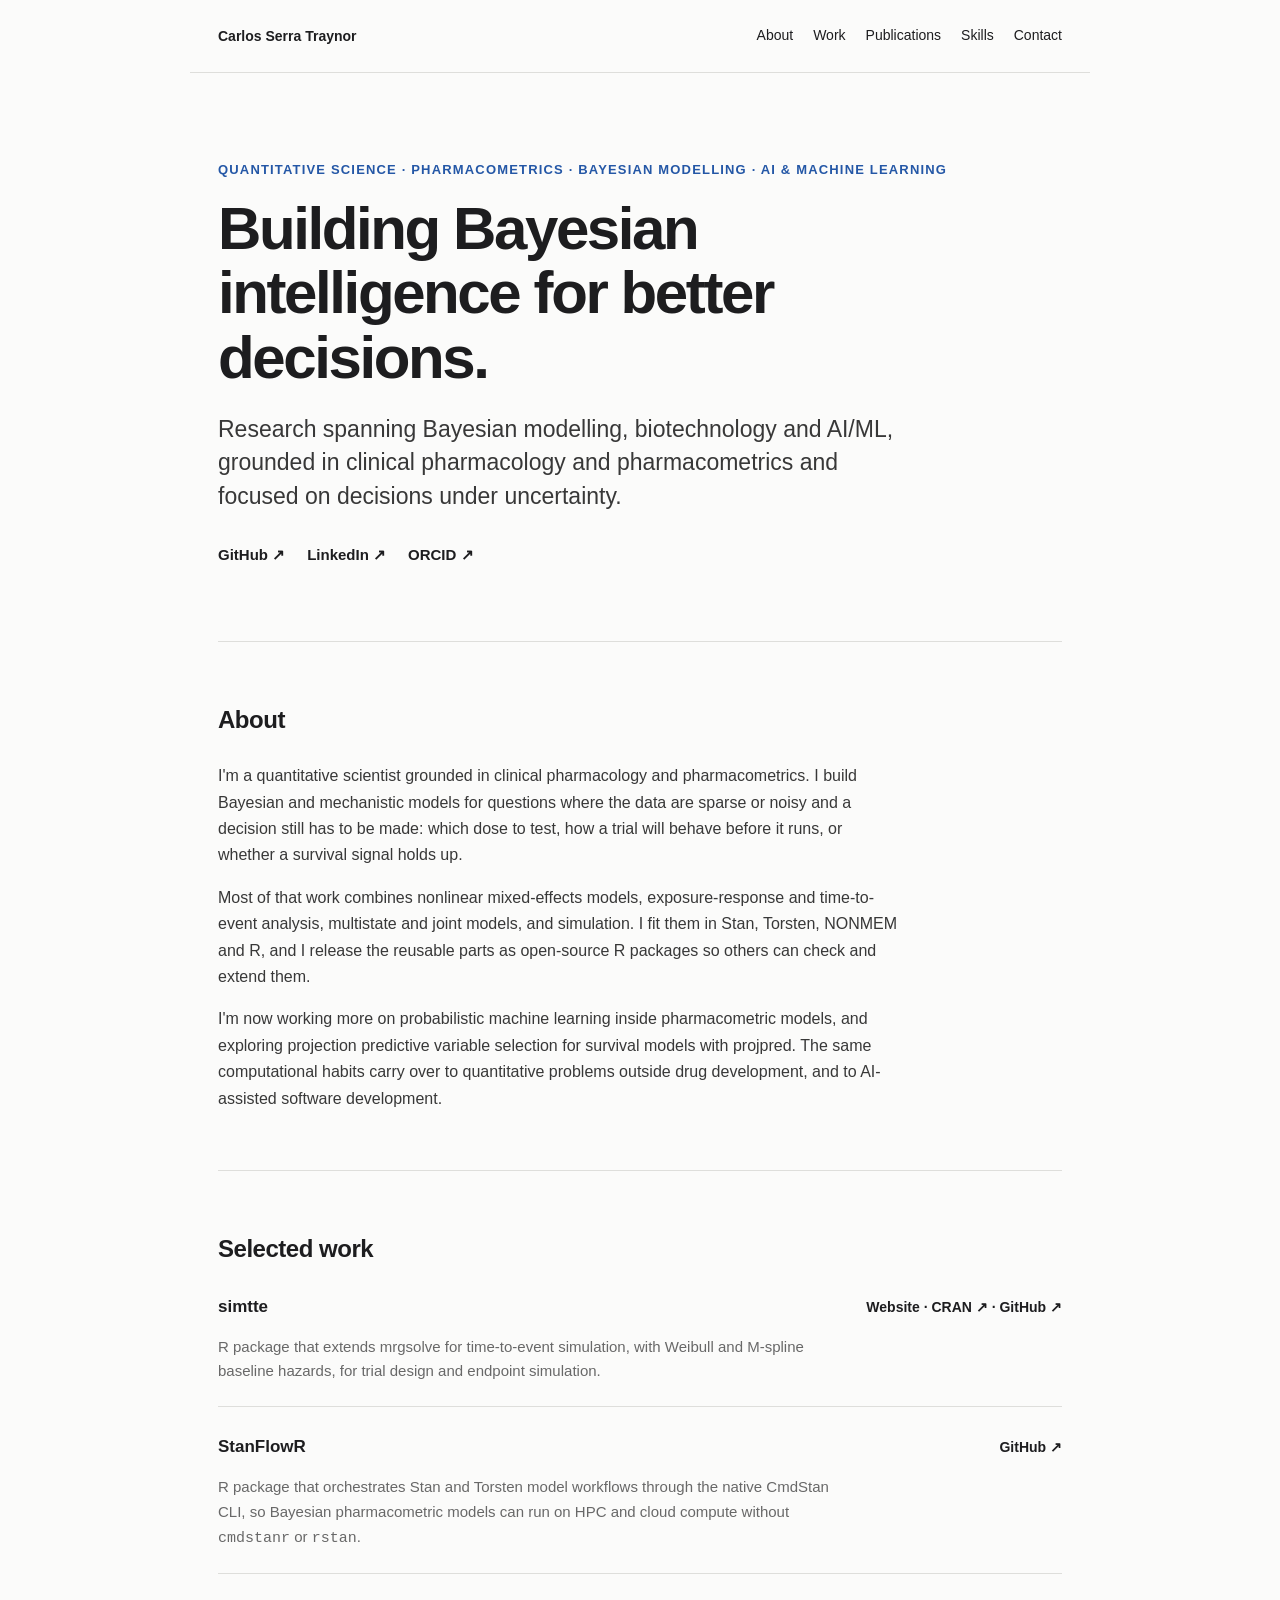
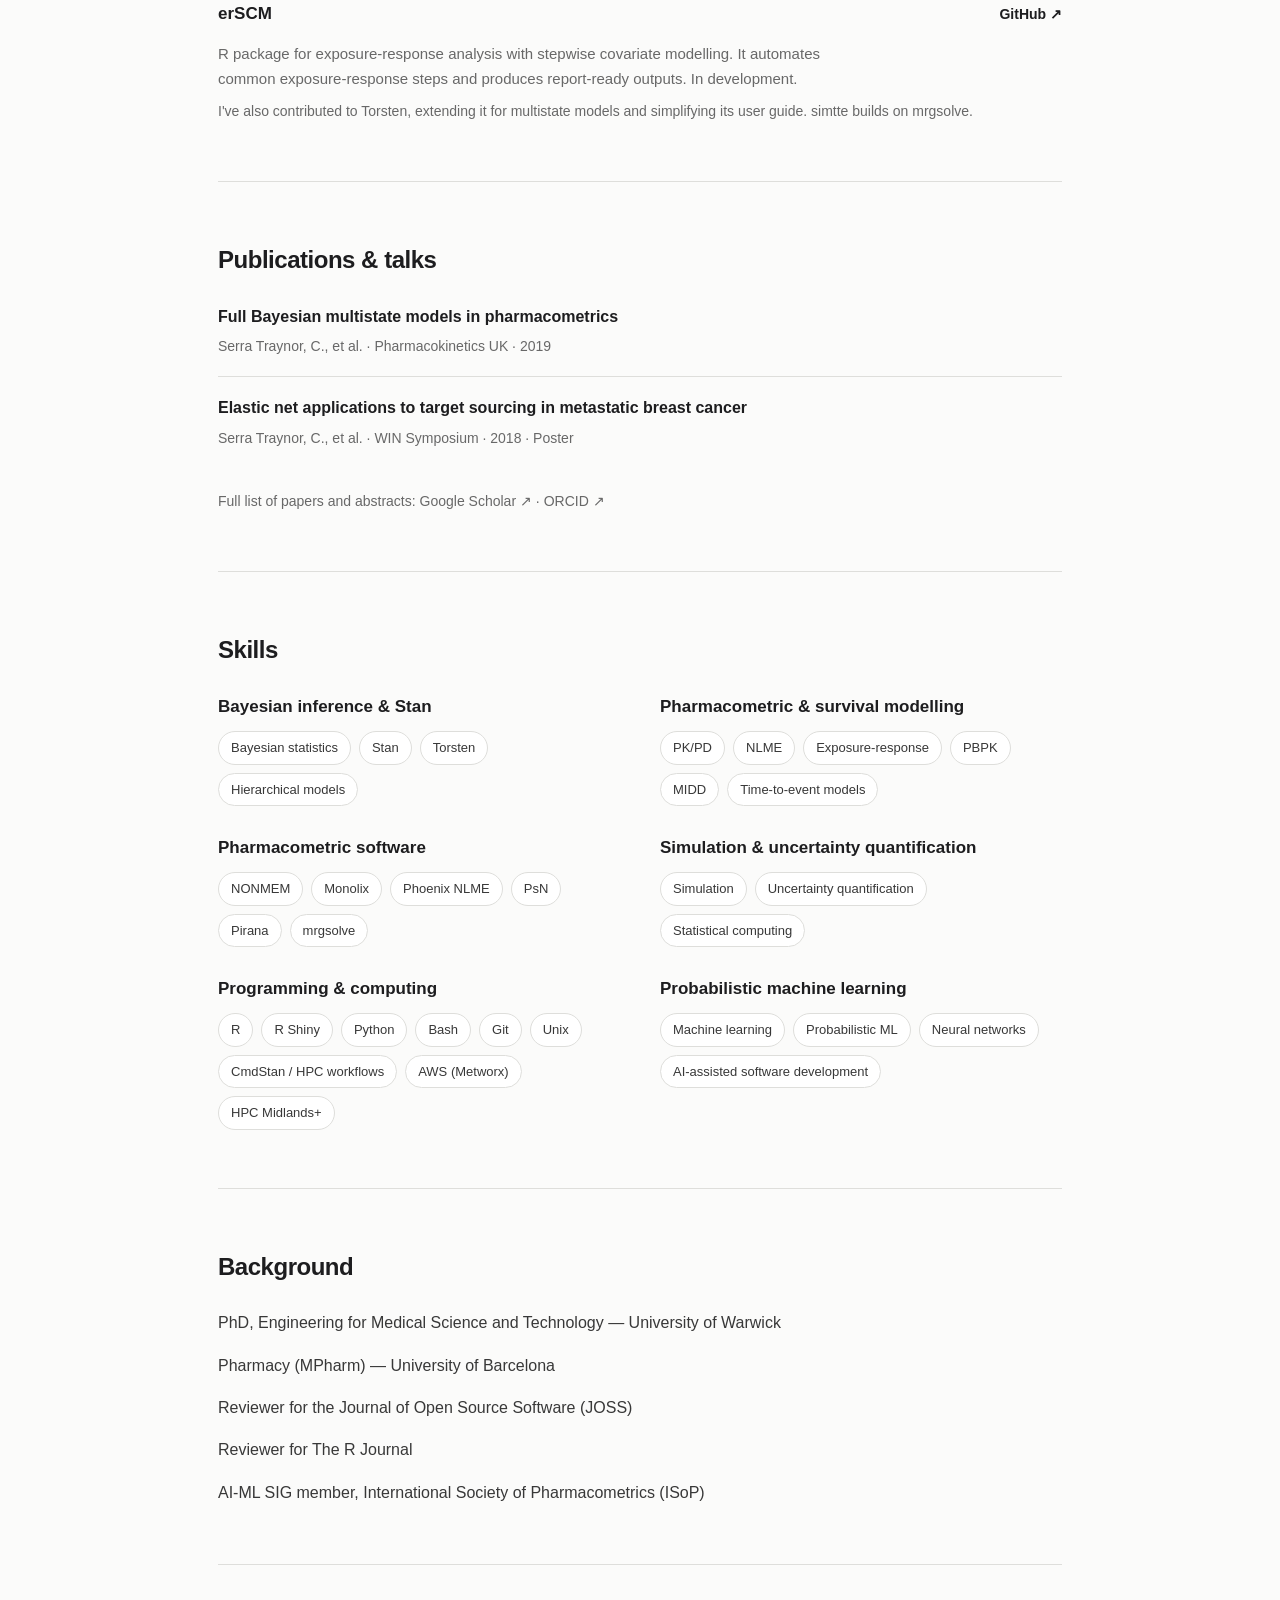
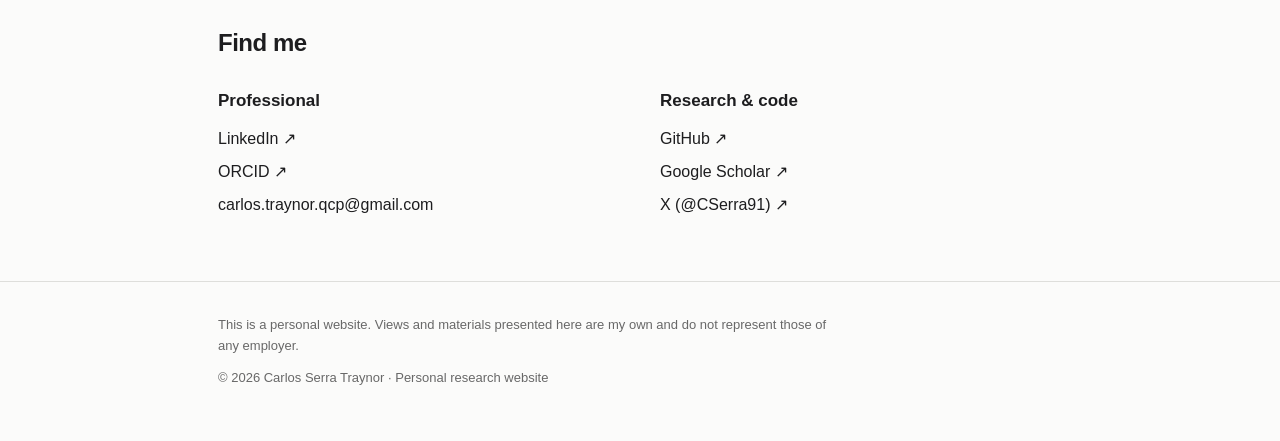
<file: index.html>
<!doctype html>
<html lang="en">
<head>
  <meta charset="utf-8">
  <meta name="viewport" content="width=device-width, initial-scale=1">
  <meta name="description" content="Personal research site of Carlos Serra Traynor: Bayesian modelling, pharmacometrics and AI/ML research, open-source software and publications.">
  <meta name="color-scheme" content="light dark">
  <link rel="canonical" href="https://csetraynor.github.io/">
  <title>Carlos Serra Traynor | Quantitative Scientist</title>

  <!-- Open Graph -->
  <meta property="og:type" content="profile">
  <meta property="og:title" content="Carlos Serra Traynor | Quantitative Scientist">
  <meta property="og:description" content="Personal research site of Carlos Serra Traynor: Bayesian modelling, pharmacometrics and AI/ML research, open-source software and publications.">
  <meta property="og:url" content="https://csetraynor.github.io/">
  <meta property="og:site_name" content="Carlos Serra Traynor">

  <!-- Twitter -->
  <meta name="twitter:card" content="summary">
  <meta name="twitter:title" content="Carlos Serra Traynor | Quantitative Scientist">
  <meta name="twitter:description" content="Personal research site of Carlos Serra Traynor: Bayesian modelling, pharmacometrics and AI/ML research, open-source software and publications.">
  <meta name="twitter:site" content="@CSerra91">

  <script type="application/ld+json">
  {
    "@context": "https://schema.org",
    "@type": "Person",
    "name": "Carlos Serra Traynor",
    "jobTitle": "Quantitative Scientist",
    "description": "Quantitative scientist working on Bayesian modelling, clinical pharmacology, and AI & machine learning.",
    "url": "https://csetraynor.github.io/",
    "email": "mailto:carlos.traynor.qcp@gmail.com",
    "sameAs": [
      "https://github.com/csetraynor",
      "https://x.com/CSerra91",
      "https://www.linkedin.com/in/carlos-serra-traynor/",
      "https://orcid.org/0000-0002-3753-7552",
      "https://scholar.google.com/citations?user=WjwRvO8AAAAJ&hl=en"
    ],
    "alumniOf": [
      { "@type": "CollegeOrUniversity", "name": "University of Warwick" },
      { "@type": "CollegeOrUniversity", "name": "University of Barcelona" }
    ]
  }
  </script>

  <style>
    :root {
      --bg: #fbfbfa;
      --surface: #ffffff;
      --text: #1d1d1f;
      --text-lead: #383838;
      --muted: #686868;
      --line: #dededb;
      --accent: #2457a6;
      --accent-contrast: #ffffff;
      --focus: #b3560c;
      --max: 900px;
    }

    @media (prefers-color-scheme: dark) {
      :root:not([data-theme="light"]) {
        --bg: #16171a;
        --surface: #1d1e22;
        --text: #eeeeef;
        --text-lead: #d3d3d6;
        --muted: #9a9aa0;
        --line: #33343a;
        --accent: #7aa7e6;
        --accent-contrast: #10131c;
        --focus: #ffb454;
      }
    }
    :root[data-theme="dark"] {
      --bg: #16171a;
      --surface: #1d1e22;
      --text: #eeeeef;
      --text-lead: #d3d3d6;
      --muted: #9a9aa0;
      --line: #33343a;
      --accent: #7aa7e6;
      --accent-contrast: #10131c;
      --focus: #ffb454;
    }

    * { box-sizing: border-box; }

    html {
      scroll-behavior: smooth;
    }
    @media (prefers-reduced-motion: reduce) {
      html { scroll-behavior: auto; }
      * { animation-duration: 0.001ms !important; animation-iteration-count: 1 !important; transition-duration: 0.001ms !important; }
    }

    body {
      margin: 0;
      background: var(--bg);
      color: var(--text);
      font-family: -apple-system, BlinkMacSystemFont, "Segoe UI", Helvetica, Arial, sans-serif;
      line-height: 1.65;
    }

    .wrap { max-width: var(--max); margin: 0 auto; padding-left: 28px; padding-right: 28px; }

    .skip-link {
      position: absolute; left: -9999px; top: 0; z-index: 100;
      background: var(--accent); color: var(--accent-contrast);
      padding: 12px 18px; border-radius: 0 0 6px 0; font-size: 14px; font-weight: 600;
    }
    .skip-link:focus {
      left: 0;
    }

    a { color: inherit; text-decoration: none; border-bottom: 1px solid transparent; }
    a:hover { color: var(--accent); border-bottom-color: var(--accent); }
    a:focus-visible,
    button:focus-visible {
      outline: 2px solid var(--focus);
      outline-offset: 3px;
      border-radius: 2px;
    }

    nav {
      display: flex; justify-content: space-between; align-items: center;
      padding-top: 24px; padding-bottom: 24px; border-bottom: 1px solid var(--line);
      font-size: 14px;
    }
    nav .name { font-weight: 650; }
    nav .links { display: flex; gap: 20px; flex-wrap: wrap; }

    .hero { padding: 86px 0 72px; }
    .eyebrow {
      color: var(--accent); font-size: 13px; font-weight: 700;
      letter-spacing: .09em; text-transform: uppercase;
    }
    h1 {
      font-size: clamp(38px, 6.5vw, 60px); line-height: 1.08;
      letter-spacing: -.04em; margin: 14px 0 22px; max-width: 780px;
    }
    .lead {
      font-size: clamp(19px, 2.5vw, 23px); line-height: 1.45;
      max-width: 700px; color: var(--text-lead);
    }
    .hero-links {
      margin-top: 30px; display: flex; flex-wrap: wrap; gap: 10px 22px; font-size: 15px;
    }
    .hero-links a { font-weight: 600; }

    section { padding: 58px 0; border-top: 1px solid var(--line); }
    section > h2:first-child,
    section > .section-head { margin-top: 0; }
    h2 { font-size: 24px; letter-spacing: -.02em; margin: 0 0 24px; }
    h3 { font-size: 17px; margin: 0 0 6px; }
    p { margin: 0 0 16px; }
    p:last-child { margin-bottom: 0; }

    .prose { max-width: 680px; }
    .prose p { color: var(--text-lead); }

    .work-list {
      display: grid; gap: 26px;
    }
    .work-item {
      display: grid; grid-template-columns: 1fr auto; gap: 8px 20px;
      align-items: baseline; padding-bottom: 22px; border-bottom: 1px solid var(--line);
    }
    .work-item:last-child { border-bottom: 0; padding-bottom: 0; }
    .work-item h3 { grid-column: 1; }
    .work-item .work-link { grid-column: 2; grid-row: 1; font-size: 14px; font-weight: 600; white-space: nowrap; }
    .work-item p { grid-column: 1 / -1; color: var(--muted); font-size: 15px; max-width: 640px; }
    .contrib-note { margin-top: 8px; color: var(--muted); font-size: 14px; }

    .publication {
      padding: 18px 0; border-top: 1px solid var(--line);
    }
    .publication:first-of-type { border-top: 0; padding-top: 0; }
    .pub-title { font-weight: 600; }
    .pub-meta { color: var(--muted); font-size: 14px; margin-top: 5px; }
    .pub-link { font-size: 14px; font-weight: 600; display: inline-block; margin-top: 6px; }
    .pub-note { margin-top: 22px; color: var(--muted); font-size: 14px; }

    .skills-grid {
      display: grid; grid-template-columns: repeat(2, minmax(0, 1fr)); gap: 28px 40px;
    }
    .skill-group h3 { margin-bottom: 10px; }
    .pill-list { display: flex; flex-wrap: wrap; gap: 8px; }
    .pill {
      border: 1px solid var(--line); border-radius: 999px;
      padding: 5px 12px; font-size: 13px; color: var(--text-lead);
      background: var(--surface);
    }

    .contact-grid {
      display: grid; grid-template-columns: repeat(2, minmax(0, 1fr)); gap: 28px 40px;
    }
    .contact-grid h3 { margin-bottom: 8px; }
    .contact-grid p { margin: 0; }
    .contact-grid a { display: inline-block; padding: 3px 0; }

    footer {
      border-top: 1px solid var(--line); padding: 32px 0 55px;
      color: var(--muted); font-size: 13px;
    }
    footer .disclaimer { margin: 0 0 10px; max-width: 620px; }
    footer .copyright { margin: 0; }

    @media (max-width: 650px) {
      .wrap { padding-left: 20px; padding-right: 20px; }
      nav .links { gap: 14px; font-size: 13px; }
      .hero { padding: 54px 0 46px; }
      .skills-grid, .contact-grid { grid-template-columns: 1fr; gap: 24px; }
      .work-item { grid-template-columns: 1fr; }
      .work-item .work-link { grid-column: 1; grid-row: auto; }
    }
  </style>
</head>

<body>
  <a class="skip-link" href="#main">Skip to content</a>
  <header class="site-header">
    <nav class="wrap" aria-label="Section navigation">
      <div class="name">Carlos Serra Traynor</div>
      <div class="links">
        <a href="#about">About</a>
        <a href="#work">Work</a>
        <a href="#publications">Publications</a>
        <a href="#skills">Skills</a>
        <a href="#contact">Contact</a>
      </div>
    </nav>
  </header>

  <main id="main" class="wrap">
    <div class="hero">
      <p class="eyebrow">Quantitative Science · Pharmacometrics · Bayesian Modelling · AI &amp; Machine Learning</p>
      <h1>Building Bayesian intelligence for better decisions.</h1>
      <p class="lead">
        Research spanning Bayesian modelling, biotechnology and AI/ML,
        grounded in clinical pharmacology and pharmacometrics and focused on
        decisions under uncertainty.
      </p>
      <div class="hero-links">
        <a href="https://github.com/csetraynor" rel="me noopener" target="_blank">GitHub ↗</a>
        <a href="https://www.linkedin.com/in/carlos-serra-traynor/" rel="me noopener" target="_blank">LinkedIn ↗</a>
        <a href="https://orcid.org/0000-0002-3753-7552" rel="me noopener" target="_blank">ORCID ↗</a>
      </div>
    </div>

    <section id="about" aria-labelledby="about-heading">
      <h2 id="about-heading">About</h2>
      <div class="prose">
        <p>
          I'm a quantitative scientist grounded in clinical pharmacology and
          pharmacometrics. I build Bayesian and mechanistic models for
          questions where the data are sparse or noisy and a decision still
          has to be made: which dose to test, how a trial will behave before
          it runs, or whether a survival signal holds up.
        </p>
        <p>
          Most of that work combines nonlinear mixed-effects models,
          exposure-response and time-to-event analysis, multistate and joint
          models, and simulation. I fit them in Stan, Torsten, NONMEM and R,
          and I release the reusable parts as open-source R packages so
          others can check and extend them.
        </p>
        <p>
          I'm now working more on probabilistic machine learning inside
          pharmacometric models, and exploring projection predictive variable
          selection for survival models with
          <a href="https://github.com/stan-dev/projpred" rel="noopener" target="_blank">projpred</a>.
          The same computational habits carry over to quantitative problems
          outside drug development, and to AI-assisted software development.
        </p>
      </div>
    </section>

    <section id="work" aria-labelledby="work-heading">
      <h2 id="work-heading">Selected work</h2>
      <div class="work-list">
        <div class="work-item">
          <h3>simtte</h3>
          <span class="work-link"><a href="https://csetraynor.github.io/simtte/">Website</a> · <a href="https://CRAN.R-project.org/package=simtte" rel="noopener" target="_blank">CRAN ↗</a> · <a href="https://github.com/csetraynor/simtte" rel="noopener" target="_blank">GitHub ↗</a></span>
          <p>R package that extends mrgsolve for time-to-event simulation, with Weibull and M-spline baseline hazards, for trial design and endpoint simulation.</p>
        </div>
        <div class="work-item">
          <h3>StanFlowR</h3>
          <a class="work-link" href="https://github.com/csetraynor/StanFlowR" rel="noopener" target="_blank">GitHub ↗</a>
          <p>R package that orchestrates Stan and Torsten model workflows through the native CmdStan CLI, so Bayesian pharmacometric models can run on HPC and cloud compute without <code>cmdstanr</code> or <code>rstan</code>.</p>
        </div>
        <div class="work-item">
          <h3>erSCM</h3>
          <a class="work-link" href="https://github.com/csetraynor/erSCM" rel="noopener" target="_blank">GitHub ↗</a>
          <p>R package for exposure-response analysis with stepwise covariate modelling. It automates common exposure-response steps and produces report-ready outputs. In development.</p>
        </div>
      </div>
      <p class="contrib-note">I've also contributed to <a href="https://github.com/metrumresearchgroup/Torsten" rel="noopener" target="_blank">Torsten</a>, extending it for multistate models and simplifying its user guide. simtte builds on <a href="https://github.com/metrumresearchgroup/mrgsolve" rel="noopener" target="_blank">mrgsolve</a>.</p>
    </section>

    <section id="publications" aria-labelledby="publications-heading">
      <h2 id="publications-heading">Publications &amp; talks</h2>

      <div class="publication">
        <div class="pub-title">Full Bayesian multistate models in pharmacometrics</div>
        <div class="pub-meta">Serra Traynor, C., et al. · Pharmacokinetics UK · 2019</div>
      </div>

      <div class="publication">
        <div class="pub-title">Elastic net applications to target sourcing in metastatic breast cancer</div>
        <div class="pub-meta">Serra Traynor, C., et al. · WIN Symposium · 2018 · Poster</div>
      </div>

      <p class="pub-note">Full list of papers and abstracts: <a href="https://scholar.google.com/citations?user=WjwRvO8AAAAJ&amp;hl=en" rel="noopener" target="_blank">Google Scholar ↗</a> · <a href="https://orcid.org/0000-0002-3753-7552" rel="noopener" target="_blank">ORCID ↗</a></p>
    </section>

    <section id="skills" aria-labelledby="skills-heading">
      <h2 id="skills-heading">Skills</h2>
      <div class="skills-grid">
        <div class="skill-group">
          <h3>Bayesian inference &amp; Stan</h3>
          <div class="pill-list">
            <span class="pill">Bayesian statistics</span>
            <span class="pill">Stan</span>
            <span class="pill">Torsten</span>
            <span class="pill">Hierarchical models</span>
          </div>
        </div>
        <div class="skill-group">
          <h3>Pharmacometric &amp; survival modelling</h3>
          <div class="pill-list">
            <span class="pill">PK/PD</span>
            <span class="pill">NLME</span>
            <span class="pill">Exposure-response</span>
            <span class="pill">PBPK</span>
            <span class="pill">MIDD</span>
            <span class="pill">Time-to-event models</span>
          </div>
        </div>
        <div class="skill-group">
          <h3>Pharmacometric software</h3>
          <div class="pill-list">
            <span class="pill">NONMEM</span>
            <span class="pill">Monolix</span>
            <span class="pill">Phoenix NLME</span>
            <span class="pill">PsN</span>
            <span class="pill">Pirana</span>
            <span class="pill">mrgsolve</span>
          </div>
        </div>
        <div class="skill-group">
          <h3>Simulation &amp; uncertainty quantification</h3>
          <div class="pill-list">
            <span class="pill">Simulation</span>
            <span class="pill">Uncertainty quantification</span>
            <span class="pill">Statistical computing</span>
          </div>
        </div>
        <div class="skill-group">
          <h3>Programming &amp; computing</h3>
          <div class="pill-list">
            <span class="pill">R</span>
            <span class="pill">R Shiny</span>
            <span class="pill">Python</span>
            <span class="pill">Bash</span>
            <span class="pill">Git</span>
            <span class="pill">Unix</span>
            <span class="pill">CmdStan / HPC workflows</span>
            <span class="pill">AWS (Metworx)</span>
            <span class="pill">HPC Midlands+</span>
          </div>
        </div>
        <div class="skill-group">
          <h3>Probabilistic machine learning</h3>
          <div class="pill-list">
            <span class="pill">Machine learning</span>
            <span class="pill">Probabilistic ML</span>
            <span class="pill">Neural networks</span>
            <span class="pill">AI-assisted software development</span>
          </div>
        </div>
      </div>
    </section>

    <section id="background" aria-labelledby="background-heading">
      <h2 id="background-heading">Background</h2>
      <div class="prose">
        <p>PhD, Engineering for Medical Science and Technology — University of Warwick</p>
        <p>Pharmacy (MPharm) — University of Barcelona</p>
        <p>Reviewer for the <a href="https://joss.theoj.org" rel="noopener" target="_blank">Journal of Open Source Software</a> (JOSS)</p>
        <p>Reviewer for <a href="https://journal.r-project.org" rel="noopener" target="_blank">The R Journal</a></p>
        <p>AI-ML SIG member, <a href="https://www.go-isop.org" rel="noopener" target="_blank">International Society of Pharmacometrics</a> (ISoP)</p>
      </div>
    </section>

    <section id="contact" aria-labelledby="contact-heading">
      <h2 id="contact-heading">Find me</h2>
      <div class="contact-grid">
        <div>
          <h3>Professional</h3>
          <p>
            <a href="https://www.linkedin.com/in/carlos-serra-traynor/" rel="me noopener" target="_blank">LinkedIn ↗</a><br>
            <a href="https://orcid.org/0000-0002-3753-7552" rel="me noopener" target="_blank">ORCID ↗</a><br>
            <a href="mailto:carlos.traynor.qcp@gmail.com" rel="me">carlos.traynor.qcp@gmail.com</a>
          </p>
        </div>
        <div>
          <h3>Research &amp; code</h3>
          <p>
            <a href="https://github.com/csetraynor" rel="me noopener" target="_blank">GitHub ↗</a><br>
            <a href="https://scholar.google.com/citations?user=WjwRvO8AAAAJ&amp;hl=en" rel="noopener" target="_blank">Google Scholar ↗</a><br>
            <a href="https://x.com/CSerra91" rel="me noopener" target="_blank">X (@CSerra91) ↗</a>
          </p>
        </div>
      </div>
    </section>
  </main>

  <footer class="site-footer">
    <div class="wrap">
      <p class="disclaimer">This is a personal website. Views and materials presented here are my own and do not represent those of any employer.</p>
      <p class="copyright">© 2026 Carlos Serra Traynor · Personal research website</p>
    </div>
  </footer>
</body>
</html>
</file>
